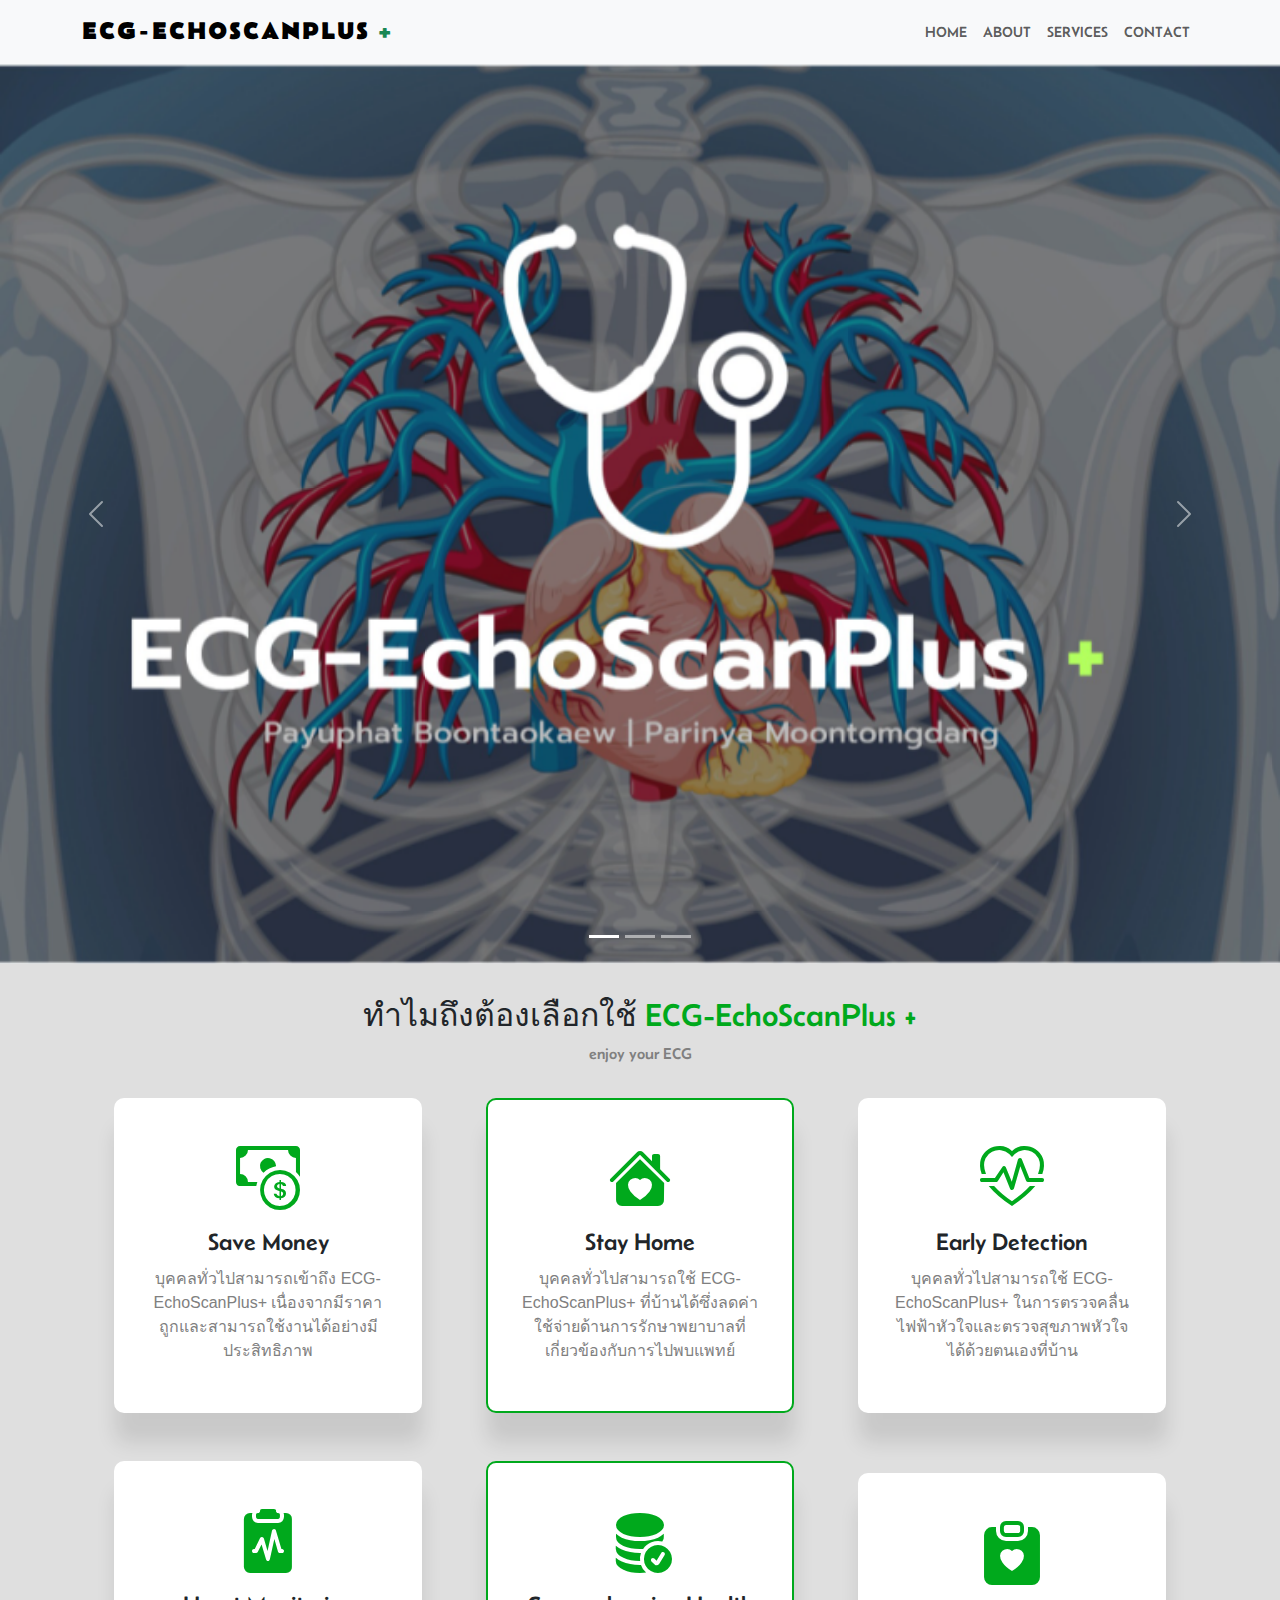
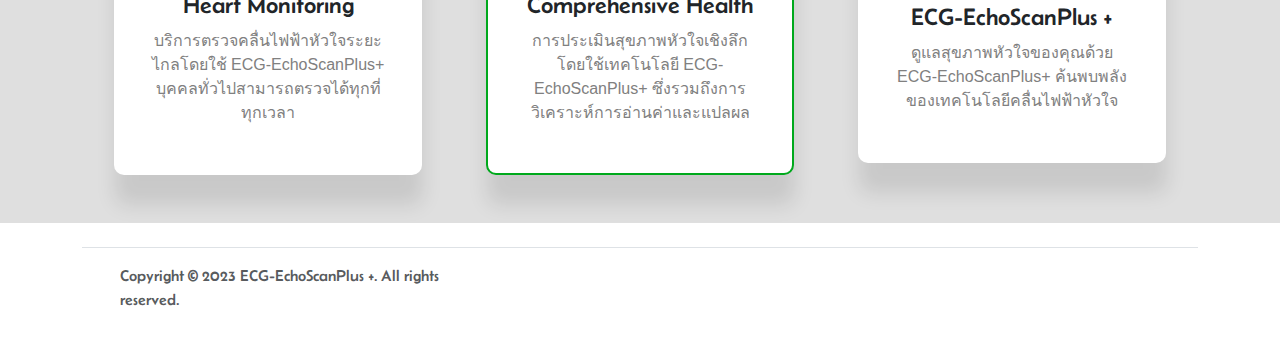
<file: about.html>
<!DOCTYPE html>
<html lang="en">
<head>
    <meta charset="UTF-8">
    <meta name="viewport" content="width=device-width, initial-scale=1.0">
    <title>About | ECG-EchoScanPlus +</title>
    <link rel="preconnect" href="https://fonts.googleapis.com">
    <link rel="preconnect" href="https://fonts.gstatic.com" crossorigin>
    <link href="https://fonts.googleapis.com/css2?family=Belanosima&display=swap" rel="stylesheet">
    <link href="https://cdn.jsdelivr.net/npm/bootstrap@5.0.2/dist/css/bootstrap.min.css" rel="stylesheet" >
    <link rel="stylesheet" href="https://cdn.jsdelivr.net/npm/bootstrap-icons@1.10.5/font/bootstrap-icons.css">
    <link rel="preconnect" href="https://fonts.googleapis.com">
    <link rel="preconnect" href="https://fonts.gstatic.com" crossorigin>
    <link href="https://fonts.googleapis.com/css2?family=Poppins:wght@300&display=swap" rel="stylesheet">
    <link rel="stylesheet" href="https://cdnjs.cloudflare.com/ajax/libs/font-awesome/4.7.0/css/font-awesome.min.css">
    <link rel="stylesheet" href="style_about.css">
    <link rel="shortcut icon" type="x-icon" href="icon.png">
</head>
<body>
     <nav class="navbar navbar-expand-lg navbar-light bg-light ">
        <div class="container">
          <a class="navbar-brand" href="#">ECG-EchoScanPlus<span class="text-success"> +</span></a>
          <button class="navbar-toggler" type="button" data-bs-toggle="collapse" data-bs-target="#navbarSupportedContent" aria-controls="navbarSupportedContent" aria-expanded="false" aria-label="Toggle navigation">
            <span class="navbar-toggler-icon"></span>
          </button>
          <div class="collapse navbar-collapse" id="navbarSupportedContent">
            <ul class="navbar-nav ms-auto mb-2 mb-lg-0">
              <li class="nav-item">
                <a class="nav-link" href="/index.html">Home</a>
              </li>
              <li class="nav-item">
                <a class="nav-link" href="#about ">About</a>
              </li>
              <li class="nav-item">
                <a class="nav-link" href="/services.html">Services</a>
              </li>
              <li class="nav-item">
                <a class="nav-link" href="/index.html">Contact</a>
              </li>
            </ul>
          </div>
        </div>
     </nav>
    <div id="carouselExampleIndicators" class="carousel slide" data-bs-ride="carousel">
      <div class="carousel-indicators">
        <button type="button" data-bs-target="#carouselExampleIndicators" data-bs-slide-to="0" class="active" aria-current="true" aria-label="Slide 1"></button>
        <button type="button" data-bs-target="#carouselExampleIndicators" data-bs-slide-to="1" aria-label="Slide 2"></button>
        <button type="button" data-bs-target="#carouselExampleIndicators" data-bs-slide-to="2" aria-label="Slide 3"></button>
      </div>
      <div class="carousel-inner">
        <div class="carousel-item active object-fit">
          <img src="/about/1.png" class="d-block w-100" alt="...">
        </div>
        <div class="carousel-item object-fit">
          <img src="/about/2.png" class="d-block w-100" alt="...">
        </div>
        <div class="carousel-item object-fit">
          <img src="/about/3.png" class="d-block w-100" alt="...">
        </div>
      </div>
      <button class="carousel-control-prev" type="button" data-bs-target="#carouselExampleIndicators" data-bs-slide="prev">
        <span class="carousel-control-prev-icon" aria-hidden="true"></span>
        <span class="visually-hidden">Previous</span>
      </button>
      <button class="carousel-control-next" type="button" data-bs-target="#carouselExampleIndicators" data-bs-slide="next">
        <span class="carousel-control-next-icon" aria-hidden="true"></span>
        <span class="visually-hidden">Next</span>
      </button>
    </div>
  
    <section class="services">
      <div class="container">
        <div class="title">
          <h1 style="font-family: 'Kanit', sans-serif;">ทำไมถึงต้องเลือกใช้<span> ECG-EchoScanPlus +</span></h1>
          <span class="slogan">enjoy your ECG</span>
        </div>
        <div class="services_boxes">
          <div class="box">
            <i class="bi bi-cash-coin"></i>
            <h4>Save Money</h4>
            <p>บุคคลทั่วไปสามารถเข้าถึง ECG-EchoScanPlus+ เนื่องจากมีราคาถูกและสามารถใช้งานได้อย่างมีประสิทธิภาพ</p>
          </div>
  
          <div class="box br">
            <i class="bi bi-house-heart-fill"></i>
            <h4>Stay Home</h4>
            <p>บุคคลทั่วไปสามารถใช้ ECG-EchoScanPlus+ ที่บ้านได้ซึ่งลดค่าใช้จ่ายด้านการรักษาพยาบาลที่เกี่ยวข้องกับการไปพบแพทย์</p>
          </div>
  
          <div class="box">
            <i class="bi bi-heart-pulse"></i>
            <h4>Early Detection</h4>
            <p>บุคคลทั่วไปสามารถใช้ ECG-EchoScanPlus+ ในการตรวจคลื่นไฟฟ้าหัวใจและตรวจสุขภาพหัวใจได้ด้วยตนเองที่บ้าน</p>
          </div>
        </div>
      </div>
      <div class="container">
        <div class="services_boxes">
          <div class="box">
            <i class="bi bi-clipboard2-pulse-fill"></i>
            <h4>Heart Monitoring</h4>
            <p>บริการตรวจคลื่นไฟฟ้าหัวใจระยะไกลโดยใช้ ECG-EchoScanPlus+ บุคคลทั่วไปสามารถตรวจได้ทุกที่ทุกเวลา</p>
          </div>
  
          <div class="box br">
            <i class="bi bi-database-fill-check"></i>
            <h4>Comprehensive Health</h4>
            <p>การประเมินสุขภาพหัวใจเชิงลึกโดยใช้เทคโนโลยี ECG-EchoScanPlus+ ซึ่งรวมถึงการวิเคราะห์การอ่านค่าและแปลผล</p>
          </div>
  
          <div class="box">
            <i class="bi bi-clipboard-heart-fill"></i>
            <h4>ECG-EchoScanPlus +</h4>
            <p>ดูแลสุขภาพหัวใจของคุณด้วย ECG-EchoScanPlus+ ค้นพบพลังของเทคโนโลยีคลื่นไฟฟ้าหัวใจ</p>
          </div>
        </div>
      </div>
    </section>

    <!-- Start footer -->
    <div id="footer" class="container">
      <footer class="d-flex flex-wrap justify-content-between align-items-center py-3 my-4 border-top">
        <div class="col-md-4 d-flex align-items-center">
          <a href="/" class="mb-3 me-2 mb-md-0 text-muted text-decoration-none lh-1">
            <svg class="bi" width="30" height="24">
              <use xlink:href="#bootstrap"></use>
            </svg>
          </a>
          <span class="mb-3 mb-md-0 text-muted">Copyright © 2023 ECG-EchoScanPlus +. All rights reserved.</span>
        </div>
      </footer>
    </div>
    <!-- End footer --> 
  <script src="https://cdn.jsdelivr.net/npm/bootstrap@5.0.2/dist/js/bootstrap.bundle.min.js"></script>
</body>
</html>
</file>
<file: style_about.css>
*{
    font-family: 'Belanosima', sans-serif;
}
p{
    font-family: 'Kanit', sans-serif;
}
body{
    background: f1fbff;
}
.section-padding{
    padding: 100px 0;
}
.carousel-item{
    height: 100vh;
    min-height: 300px;
}
.carousel-caption{
    bottom: 220px;
    z-index: 2;
}
.carousel-caption{
    font-size: 45px;
    text-transform: uppercase;
    letter-spacing: 2px;
    margin-top: 25px;
}
.carousel-caption p{
    width: 60%;
    margin: auto;
    font-size: 18px;
    line-height: 1.9;
}
.inline-p {
    display: inline;
    margin-right: 10px;
}
.carousel-inner::before{
    content: '';
    position: absolute;
    width: 100%;
    height: 100%;
    top: 0;
    left: 0;
    background: rgba(0,0,0,0.7);
    z-index: 1;
}
.carousel-inner::before {
    content: '';
    position: absolute;
    width: 100%;
    height: 100%;
    top: 0;
    left: 0;
    background: rgba(0, 0, 0, 0); 
    z-index: 1;
}

.carousel-item img {
    object-fit: cover;
}

.navbar-nav a{
    font-size: 15px;
    text-transform: uppercase;
    font-weight: 5000;
}
.navbar-light .navbar-brand{
    color: black;
    font-size: 25px;
    text-transform: uppercase;
    font-weight: 700;
    letter-spacing: 2px;
}
.navbar-light .navbar-brand:focus,
.navbar-light .navbar-brand:hover{
    color: black;
}
.navbar-light .navbar-nav .navbar-link{
    color: #000;
}
.w-100{
    height: 100vh;
}


.bigger-icon {
    font-size: 40px; 
}


@media only screen and (max-width: 768px) and (max-width: 991px){
    .carousel-caption{
        bottom: 370px;
    }
    .carousel-caption p{
        width: 100%;
    }
}

@media only screen and (max-width: 767px){
    .navbar-nav{
        text-align: center;
    }
    .carousel-caption{
        bottom: 125px;
    }
    .carousel-caption h5{
        font-size: 17px;
    }
    .carousel-caption a{
        padding: 10px 15px;
    }
    .carousel-caption p{
        width: 100%;
        line-height: 1.6;
        font-size: 12px;
    }
}
.input-label {
	text-align: right;
	line-height: 1.2;
}

@media only screen and (max-width : 992px) {
.input-label {
	text-align: left;
	}
}

.services{
  background: rgb(223, 223, 223);
  padding: 2rem 1rem;
}
.services .title{
  text-align: center;
}
.title h1{
  font-size: 2rem;
  text-transform: capitalize;
}
.title span{
  color: rgb(0, 169, 28);
}
.title .slogan{
  font-size: 1rem;
  color: gray;
}
.services_boxes{
  display: flex;
  align-items: center;
  justify-content: center;
  margin-top: 1rem;
}
.box{
  width: 320px;
  background: #fff;
  padding: 2rem;
  margin: 1rem 2rem;
  text-align: center;
  border-radius: 10px;
  border: 2px solid transparent;
  box-shadow: 1px 30px 20px rgba(0, 0, 0, 0.1);
}
.box i{
  font-size: 4rem;
  color: rgb(0, 169, 28);
  margin-bottom: 2rem;
}
.box p{
  color: gray;
  margin-top: 10px;
}
.box:hover, .br{
  border: 2px solid rgb(0, 169, 28);
}

@media only screen and (max-width: 1440px) {
  .carousel-caption {
    bottom: 180px;
  }
}

@media only screen and (max-width: 1200px) {
  .carousel-caption {
    bottom: 140px;
    font-size: 40px;
  }
}

@media only screen and (max-width: 992px) {
  .carousel-caption {
    bottom: 100px;
    font-size: 30px;
  }
  .carousel-caption p {
    width: 80%;
  }
}

@media only screen and (max-width: 768px) {
  .carousel-caption {
    bottom: 80px;
    font-size: 24px;
  }
  .carousel-caption p {
    width: 90%;
  }
}

@media only screen and (max-width: 576px) {
  .carousel-caption {
    bottom: 60px;
    font-size: 20px;
  }
  .carousel-caption p {
    width: 100%;
  }
}
</file>
